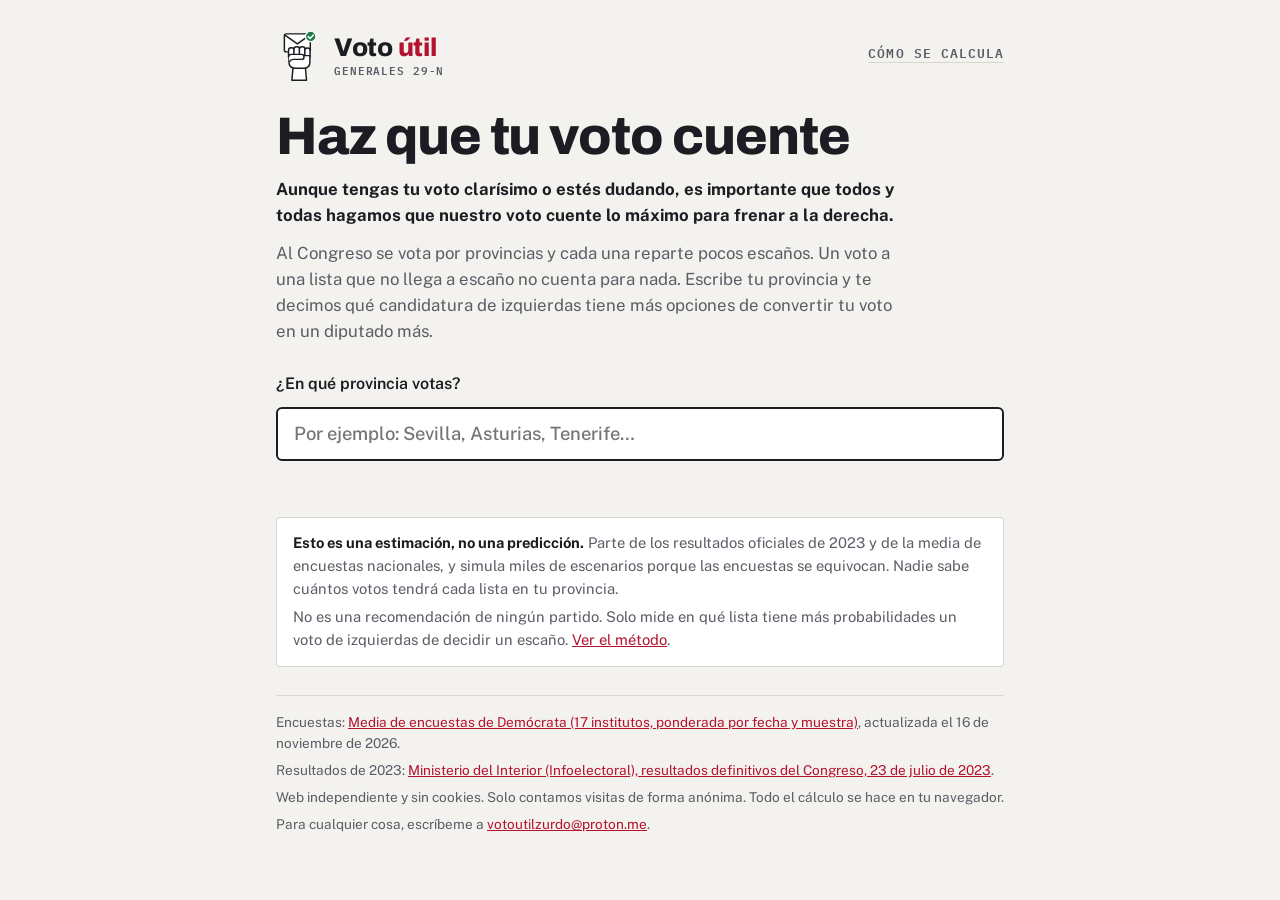
<file: index.html>
<!doctype html>
<html lang="es">
<head>
<meta charset="utf-8">
<meta name="viewport" content="width=device-width, initial-scale=1, viewport-fit=cover">
<title>Voto útil de izquierdas</title>
<meta name="claude:viewport-fit-sides" content="cover">
<meta name="description" content="Escribe tu provincia y descubre qué candidatura de izquierdas convierte mejor tu voto en escaños el 29 de noviembre.">
<link rel="preconnect" href="https://fonts.googleapis.com">
<link rel="preconnect" href="https://fonts.gstatic.com" crossorigin>
<link rel="stylesheet" href="https://fonts.googleapis.com/css2?family=Archivo:wght@600;700;800&family=IBM+Plex+Mono:wght@500;600&family=Public+Sans:wght@400;500;600;700&display=swap">
<link rel="stylesheet" href="css/estilo.css">
</head>
<body>
<main class="envoltura">
  <div class="marca">
    <a class="logo" href="index.html" aria-label="Voto útil, inicio"><svg class="logo-puno" viewBox="-10 -12 220 254" aria-hidden="true"><g stroke="var(--tinta)" stroke-width="7" stroke-linejoin="round" stroke-linecap="round"> <rect x="30" y="14" width="124" height="86" rx="9" fill="var(--papeleta)"/> <path d="M33 20 L92 62 L151 20" fill="none"/> <path d="M72 168 L66 236 L136 236 L130 168 Z" fill="var(--papeleta)"/> <rect x="50" y="80" width="27" height="52" rx="12" fill="var(--papeleta)"/> <rect x="76" y="76" width="27" height="56" rx="12" fill="var(--papeleta)"/> <rect x="102" y="76" width="27" height="56" rx="12" fill="var(--papeleta)"/> <rect x="128" y="82" width="25" height="50" rx="12" fill="var(--papeleta)"/> <path d="M52 118 L52 150 Q52 178 82 178 L124 178 Q152 178 152 150 L152 118 Z" fill="var(--papeleta)"/> <path d="M50 124 Q50 112 64 112 L112 112 Q124 112 124 124 Q124 136 112 136 L72 136 Q60 136 56 146" fill="var(--papeleta)"/> </g> <circle cx="156" cy="26" r="25" fill="var(--ok)" stroke="var(--papeleta)" stroke-width="6"/> <path d="M144 27 L153 36 L169 19" fill="none" stroke="var(--papeleta)" stroke-width="7" stroke-linecap="round" stroke-linejoin="round"/> <metadata></metadata></svg><span class="logo-texto"><b>Voto <em>útil</em></b><small>Generales 29-N</small></span></a>
    <a href="como-se-calcula.html">Cómo se calcula</a>
  </div>

  <header style="display:grid;gap:12px">
    <h1>Haz que tu voto cuente</h1>
    <p class="entradilla llamada"><strong>Aunque tengas tu voto clarísimo o estés dudando, es importante que todos y todas hagamos que nuestro voto cuente lo máximo para frenar a la derecha.</strong></p>
    <p class="entradilla">Al Congreso se vota por provincias y cada una reparte pocos escaños. Un voto a una lista que no llega a escaño no cuenta para nada. Escribe tu provincia y te decimos qué candidatura de izquierdas tiene más opciones de convertir tu voto en un diputado más.</p>
  </header>

  <form class="buscador" id="buscador" autocomplete="off">
    <label for="provincia">¿En qué provincia votas?</label>
    <div class="campo">
      <input id="provincia" name="provincia" type="text" placeholder="Por ejemplo: Sevilla, Asturias, Tenerife…" role="combobox" aria-expanded="false" aria-controls="sugerencias" aria-autocomplete="list">
      <ul class="sugerencias" id="sugerencias" role="listbox" hidden></ul>
    </div>
    <p class="error" id="error" hidden></p>
  </form>

  <section id="resultado" aria-live="polite"></section>

  <div class="aviso">
    <p><strong>Esto es una estimación, no una predicción.</strong> Parte de los resultados oficiales de 2023 y de la media de encuestas nacionales, y simula miles de escenarios porque las encuestas se equivocan. Nadie sabe cuántos votos tendrá cada lista en tu provincia.</p>
    <p>No es una recomendación de ningún partido. Solo mide en qué lista tiene más probabilidades un voto de izquierdas de decidir un escaño. <a href="como-se-calcula.html">Ver el método</a>.</p>
  </div>

  <footer id="pie"></footer>
</main>

<script src="datos/base2023.js"></script>
<script src="datos/encuestas.js"></script>
<script src="js/modelo.js"></script>
<script src="js/app.js"></script>
<script src="js/contador.js"></script>
</body>
</html>
</file>
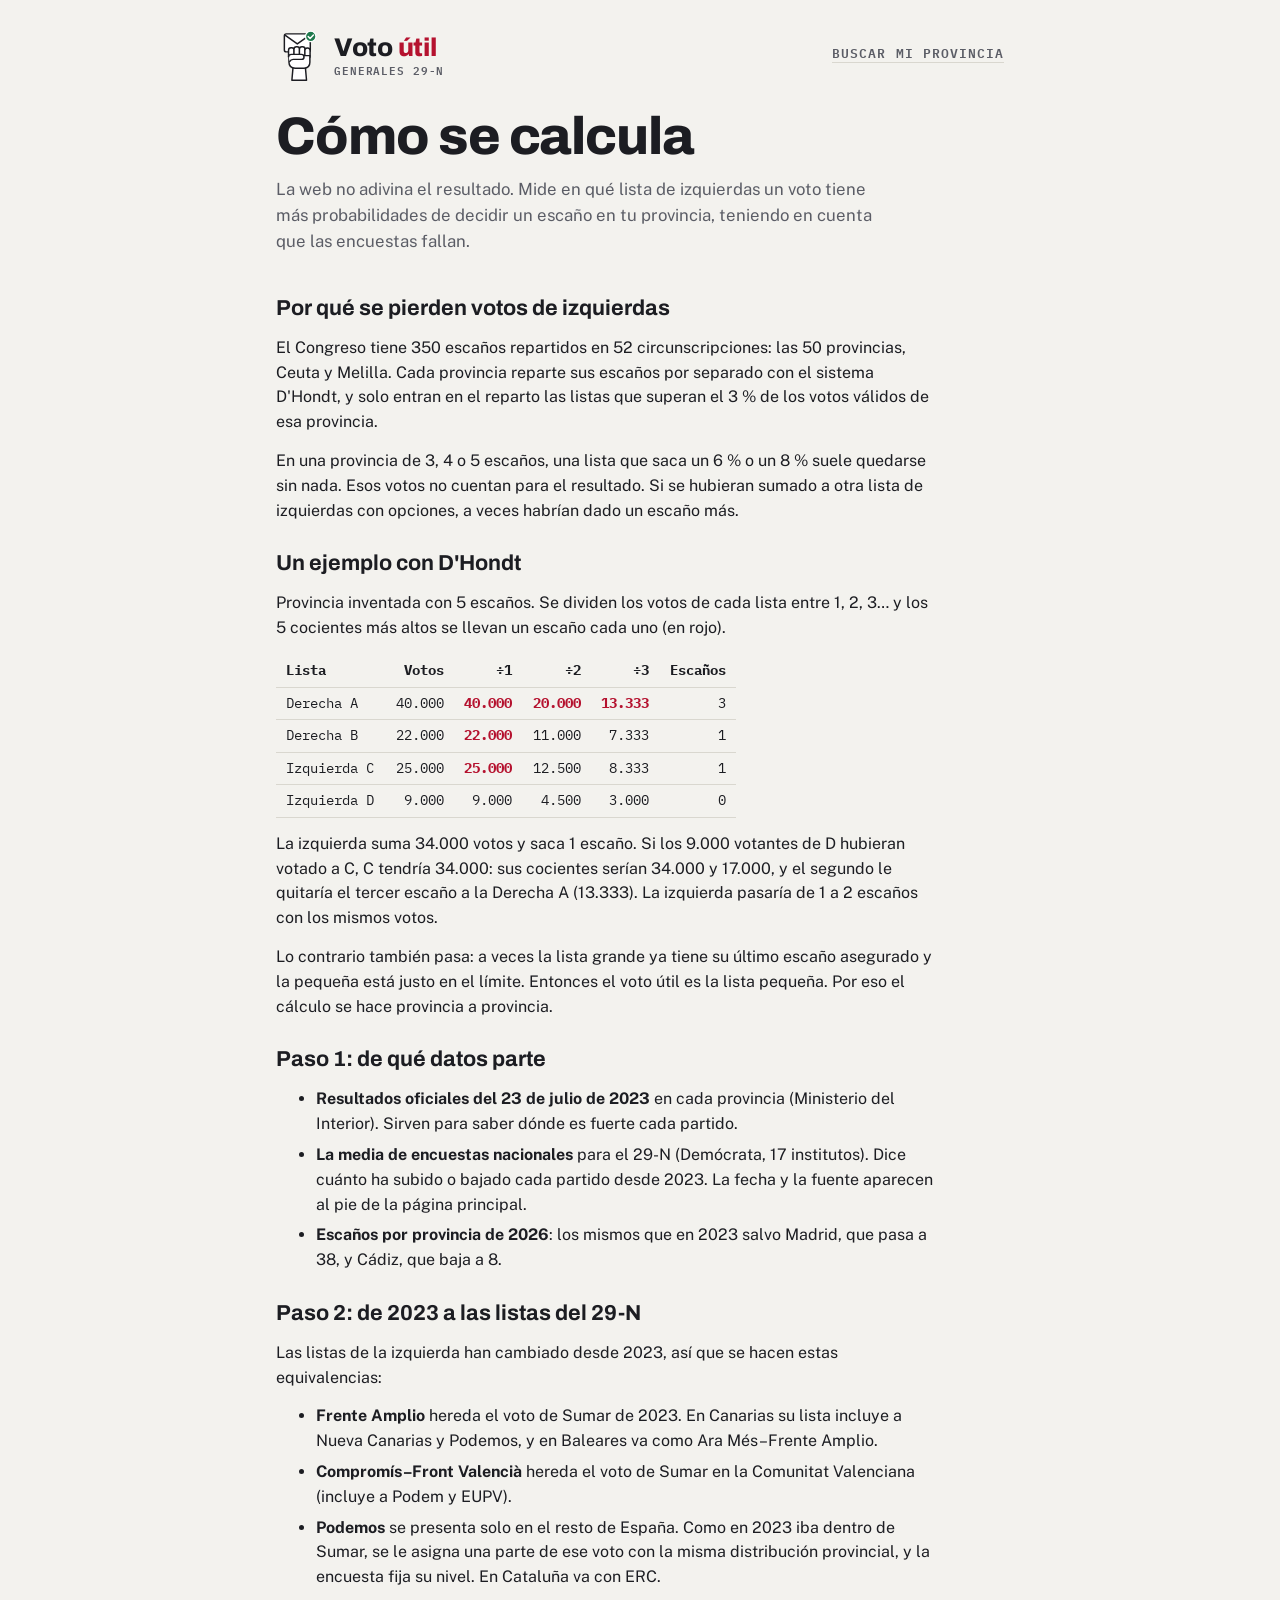
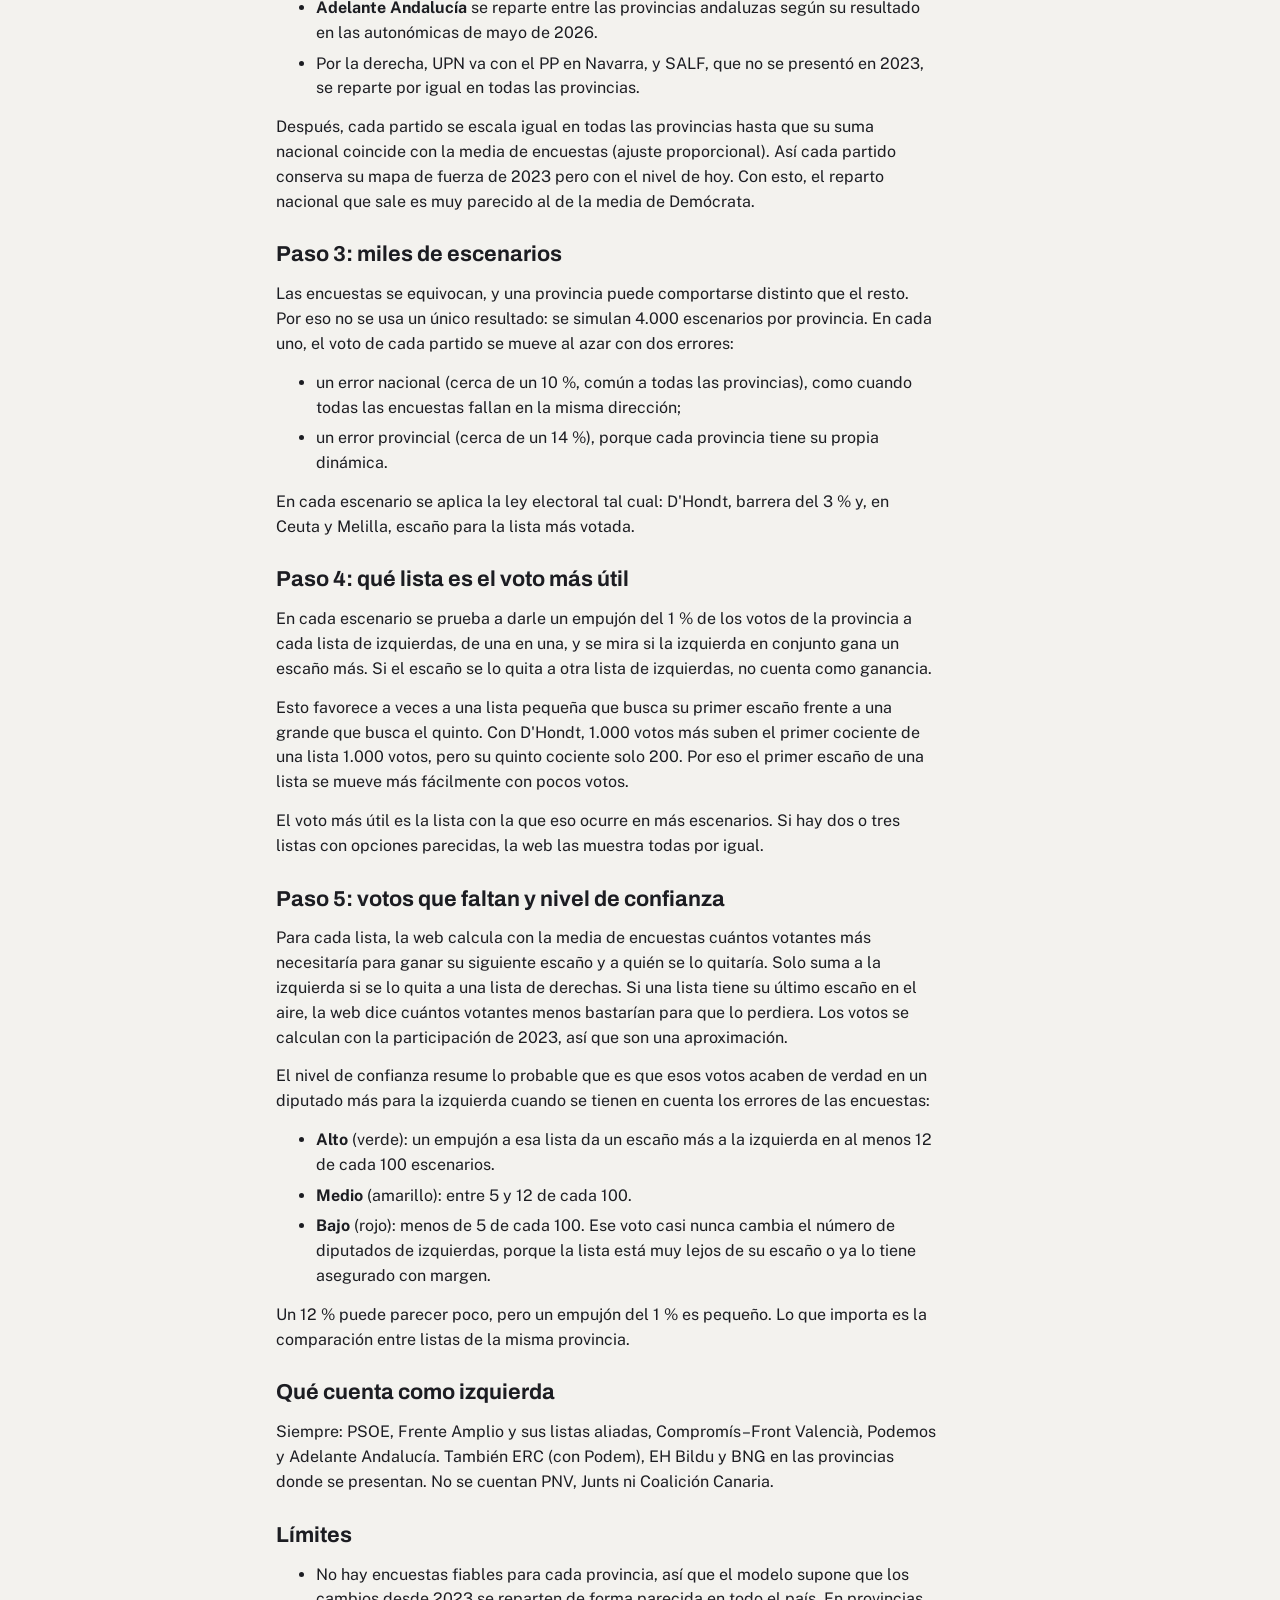
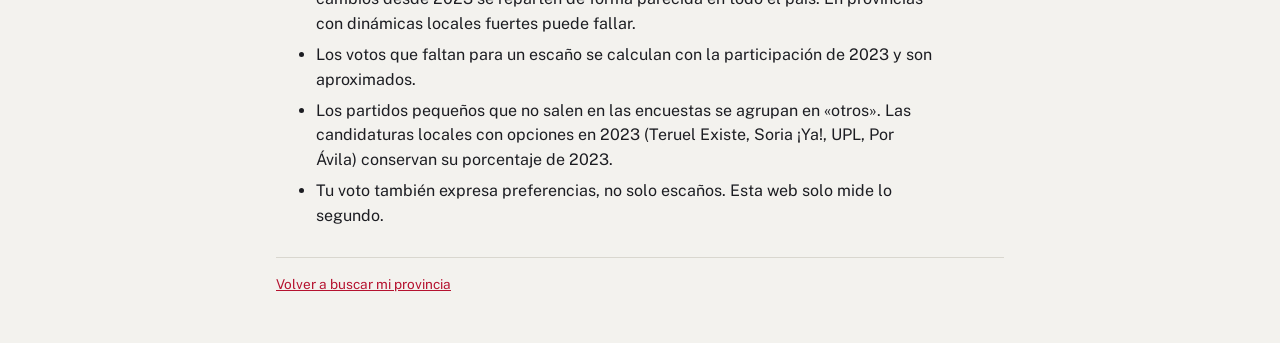
<file: como-se-calcula.html>
<!doctype html>
<html lang="es">
<head>
<meta charset="utf-8">
<meta name="viewport" content="width=device-width, initial-scale=1, viewport-fit=cover">
<title>Cómo se calcula el voto útil</title>
<meta name="claude:viewport-fit-sides" content="cover">
<link rel="preconnect" href="https://fonts.googleapis.com">
<link rel="preconnect" href="https://fonts.gstatic.com" crossorigin>
<link rel="stylesheet" href="https://fonts.googleapis.com/css2?family=Archivo:wght@600;700;800&family=IBM+Plex+Mono:wght@500;600&family=Public+Sans:wght@400;500;600;700&display=swap">
<link rel="stylesheet" href="css/estilo.css">
</head>
<body>
<main class="envoltura">
  <div class="marca">
    <a class="logo" href="index.html" aria-label="Voto útil, inicio"><svg class="logo-puno" viewBox="-10 -12 220 254" aria-hidden="true"><g stroke="var(--tinta)" stroke-width="7" stroke-linejoin="round" stroke-linecap="round"> <rect x="30" y="14" width="124" height="86" rx="9" fill="var(--papeleta)"/> <path d="M33 20 L92 62 L151 20" fill="none"/> <path d="M72 168 L66 236 L136 236 L130 168 Z" fill="var(--papeleta)"/> <rect x="50" y="80" width="27" height="52" rx="12" fill="var(--papeleta)"/> <rect x="76" y="76" width="27" height="56" rx="12" fill="var(--papeleta)"/> <rect x="102" y="76" width="27" height="56" rx="12" fill="var(--papeleta)"/> <rect x="128" y="82" width="25" height="50" rx="12" fill="var(--papeleta)"/> <path d="M52 118 L52 150 Q52 178 82 178 L124 178 Q152 178 152 150 L152 118 Z" fill="var(--papeleta)"/> <path d="M50 124 Q50 112 64 112 L112 112 Q124 112 124 124 Q124 136 112 136 L72 136 Q60 136 56 146" fill="var(--papeleta)"/> </g> <circle cx="156" cy="26" r="25" fill="var(--ok)" stroke="var(--papeleta)" stroke-width="6"/> <path d="M144 27 L153 36 L169 19" fill="none" stroke="var(--papeleta)" stroke-width="7" stroke-linecap="round" stroke-linejoin="round"/> <metadata></metadata></svg><span class="logo-texto"><b>Voto <em>útil</em></b><small>Generales 29-N</small></span></a>
    <a href="index.html">Buscar mi provincia</a>
  </div>

  <header style="display:grid;gap:12px">
    <h1>Cómo se calcula</h1>
    <p class="entradilla">La web no adivina el resultado. Mide en qué lista de izquierdas un voto tiene más probabilidades de decidir un escaño en tu provincia, teniendo en cuenta que las encuestas fallan.</p>
  </header>

  <article class="texto">
    <h2>Por qué se pierden votos de izquierdas</h2>
    <p>El Congreso tiene 350 escaños repartidos en 52 circunscripciones: las 50 provincias, Ceuta y Melilla. Cada provincia reparte sus escaños por separado con el sistema D'Hondt, y solo entran en el reparto las listas que superan el 3 % de los votos válidos de esa provincia.</p>
    <p>En una provincia de 3, 4 o 5 escaños, una lista que saca un 6 % o un 8 % suele quedarse sin nada. Esos votos no cuentan para el resultado. Si se hubieran sumado a otra lista de izquierdas con opciones, a veces habrían dado un escaño más.</p>

    <h2>Un ejemplo con D'Hondt</h2>
    <p>Provincia inventada con 5 escaños. Se dividen los votos de cada lista entre 1, 2, 3… y los 5 cocientes más altos se llevan un escaño cada uno (en rojo).</p>
    <div class="ejemplo">
      <table>
        <thead><tr><th>Lista</th><th>Votos</th><th>÷1</th><th>÷2</th><th>÷3</th><th>Escaños</th></tr></thead>
        <tbody>
          <tr><td>Derecha A</td><td>40.000</td><td class="gana">40.000</td><td class="gana">20.000</td><td class="gana">13.333</td><td>3</td></tr>
          <tr><td>Derecha B</td><td>22.000</td><td class="gana">22.000</td><td>11.000</td><td>7.333</td><td>1</td></tr>
          <tr><td>Izquierda C</td><td>25.000</td><td class="gana">25.000</td><td>12.500</td><td>8.333</td><td>1</td></tr>
          <tr><td>Izquierda D</td><td>9.000</td><td>9.000</td><td>4.500</td><td>3.000</td><td>0</td></tr>
        </tbody>
      </table>
    </div>
    <p>La izquierda suma 34.000 votos y saca 1 escaño. Si los 9.000 votantes de D hubieran votado a C, C tendría 34.000: sus cocientes serían 34.000 y 17.000, y el segundo le quitaría el tercer escaño a la Derecha A (13.333). La izquierda pasaría de 1 a 2 escaños con los mismos votos.</p>
    <p>Lo contrario también pasa: a veces la lista grande ya tiene su último escaño asegurado y la pequeña está justo en el límite. Entonces el voto útil es la lista pequeña. Por eso el cálculo se hace provincia a provincia.</p>

    <h2>Paso 1: de qué datos parte</h2>
    <ul>
      <li><b>Resultados oficiales del 23 de julio de 2023</b> en cada provincia (Ministerio del Interior). Sirven para saber dónde es fuerte cada partido.</li>
      <li><b>La media de encuestas nacionales</b> para el 29-N (Demócrata, 17 institutos). Dice cuánto ha subido o bajado cada partido desde 2023. La fecha y la fuente aparecen al pie de la página principal.</li>
      <li><b>Escaños por provincia de 2026</b>: los mismos que en 2023 salvo Madrid, que pasa a 38, y Cádiz, que baja a 8.</li>
    </ul>

    <h2>Paso 2: de 2023 a las listas del 29-N</h2>
    <p>Las listas de la izquierda han cambiado desde 2023, así que se hacen estas equivalencias:</p>
    <ul>
      <li><b>Frente Amplio</b> hereda el voto de Sumar de 2023. En Canarias su lista incluye a Nueva Canarias y Podemos, y en Baleares va como Ara Més–Frente Amplio.</li>
      <li><b>Compromís–Front Valencià</b> hereda el voto de Sumar en la Comunitat Valenciana (incluye a Podem y EUPV).</li>
      <li><b>Podemos</b> se presenta solo en el resto de España. Como en 2023 iba dentro de Sumar, se le asigna una parte de ese voto con la misma distribución provincial, y la encuesta fija su nivel. En Cataluña va con ERC.</li>
      <li><b>Adelante Andalucía</b> se reparte entre las provincias andaluzas según su resultado en las autonómicas de mayo de 2026.</li>
      <li>Por la derecha, UPN va con el PP en Navarra, y SALF, que no se presentó en 2023, se reparte por igual en todas las provincias.</li>
    </ul>
    <p>Después, cada partido se escala igual en todas las provincias hasta que su suma nacional coincide con la media de encuestas (ajuste proporcional). Así cada partido conserva su mapa de fuerza de 2023 pero con el nivel de hoy. Con esto, el reparto nacional que sale es muy parecido al de la media de Demócrata.</p>

    <h2>Paso 3: miles de escenarios</h2>
    <p>Las encuestas se equivocan, y una provincia puede comportarse distinto que el resto. Por eso no se usa un único resultado: se simulan 4.000 escenarios por provincia. En cada uno, el voto de cada partido se mueve al azar con dos errores:</p>
    <ul>
      <li>un error nacional (cerca de un 10 %, común a todas las provincias), como cuando todas las encuestas fallan en la misma dirección;</li>
      <li>un error provincial (cerca de un 14 %), porque cada provincia tiene su propia dinámica.</li>
    </ul>
    <p>En cada escenario se aplica la ley electoral tal cual: D'Hondt, barrera del 3 % y, en Ceuta y Melilla, escaño para la lista más votada.</p>

    <h2>Paso 4: qué lista es el voto más útil</h2>
    <p>En cada escenario se prueba a darle un empujón del 1 % de los votos de la provincia a cada lista de izquierdas, de una en una, y se mira si la izquierda en conjunto gana un escaño más. Si el escaño se lo quita a otra lista de izquierdas, no cuenta como ganancia.</p>
    <p>Esto favorece a veces a una lista pequeña que busca su primer escaño frente a una grande que busca el quinto. Con D'Hondt, 1.000 votos más suben el primer cociente de una lista 1.000 votos, pero su quinto cociente solo 200. Por eso el primer escaño de una lista se mueve más fácilmente con pocos votos.</p>
    <p>El voto más útil es la lista con la que eso ocurre en más escenarios. Si hay dos o tres listas con opciones parecidas, la web las muestra todas por igual.</p>

    <h2>Paso 5: votos que faltan y nivel de confianza</h2>
    <p>Para cada lista, la web calcula con la media de encuestas cuántos votantes más necesitaría para ganar su siguiente escaño y a quién se lo quitaría. Solo suma a la izquierda si se lo quita a una lista de derechas. Si una lista tiene su último escaño en el aire, la web dice cuántos votantes menos bastarían para que lo perdiera. Los votos se calculan con la participación de 2023, así que son una aproximación.</p>
    <p>El nivel de confianza resume lo probable que es que esos votos acaben de verdad en un diputado más para la izquierda cuando se tienen en cuenta los errores de las encuestas:</p>
    <ul>
      <li><b>Alto</b> (verde): un empujón a esa lista da un escaño más a la izquierda en al menos 12 de cada 100 escenarios.</li>
      <li><b>Medio</b> (amarillo): entre 5 y 12 de cada 100.</li>
      <li><b>Bajo</b> (rojo): menos de 5 de cada 100. Ese voto casi nunca cambia el número de diputados de izquierdas, porque la lista está muy lejos de su escaño o ya lo tiene asegurado con margen.</li>
    </ul>
    <p>Un 12 % puede parecer poco, pero un empujón del 1 % es pequeño. Lo que importa es la comparación entre listas de la misma provincia.</p>

    <h2>Qué cuenta como izquierda</h2>
    <p>Siempre: PSOE, Frente Amplio y sus listas aliadas, Compromís–Front Valencià, Podemos y Adelante Andalucía. También ERC (con Podem), EH Bildu y BNG en las provincias donde se presentan. No se cuentan PNV, Junts ni Coalición Canaria.</p>

    <h2>Límites</h2>
    <ul>
      <li>No hay encuestas fiables para cada provincia, así que el modelo supone que los cambios desde 2023 se reparten de forma parecida en todo el país. En provincias con dinámicas locales fuertes puede fallar.</li>
      <li>Los votos que faltan para un escaño se calculan con la participación de 2023 y son aproximados.</li>
      <li>Los partidos pequeños que no salen en las encuestas se agrupan en «otros». Las candidaturas locales con opciones en 2023 (Teruel Existe, Soria ¡Ya!, UPL, Por Ávila) conservan su porcentaje de 2023.</li>
      <li>Tu voto también expresa preferencias, no solo escaños. Esta web solo mide lo segundo.</li>
    </ul>
  </article>

  <footer>
    <p><a href="index.html">Volver a buscar mi provincia</a></p>
  </footer>
</main>
<script src="js/contador.js"></script>
</body>
</html>
</file>
<file: css/estilo.css>
/* Concepto: una papeleta blanca sobre la mesa del colegio electoral. Columna única, lectura rápida en móvil. */
:root {
  --papel: #f3f2ee;
  --papeleta: #ffffff;
  --tinta: #1c1d22;
  --tinta-suave: #5b5d66;
  --linea: #d9d7cf;
  --acento: #b5122f;
  --acento-suave: #f6dde1;
  --ok: #1f7a4d;
  --aviso: #9a6200;
  --barra-fondo: #e8e6df;
  --c-alta: #1f7a4d; --c-alta-fondo: #ddf1e5;
  --c-media: #8a5a00; --c-media-fondo: #fbedc8;
  --c-baja: #b3261e; --c-baja-fondo: #f9dedc;
  --f-titulo: "Archivo", "Arial Narrow", system-ui, sans-serif;
  --f-texto: "Public Sans", system-ui, -apple-system, "Segoe UI", sans-serif;
  --f-datos: "IBM Plex Mono", ui-monospace, "SFMono-Regular", Menlo, monospace;
  color-scheme: light;
}
@media (prefers-color-scheme: dark) {
  :root:not([data-theme="light"]) {
    --papel: #16171b; --papeleta: #202127; --tinta: #ecebe6; --tinta-suave: #a6a7ae; --linea: #34353d;
    --acento: #f0607a; --acento-suave: #3a1c24; --ok: #5ccf94; --aviso: #e0a640; --barra-fondo: #2c2d34;
    --c-alta: #6fd8a0; --c-alta-fondo: #173526; --c-media: #f0c25a; --c-media-fondo: #3a2f12; --c-baja: #ff8a80; --c-baja-fondo: #3e1c1a;
    color-scheme: dark;
  }
}
:root[data-theme="dark"] {
  --papel: #16171b; --papeleta: #202127; --tinta: #ecebe6; --tinta-suave: #a6a7ae; --linea: #34353d;
  --acento: #f0607a; --acento-suave: #3a1c24; --ok: #5ccf94; --aviso: #e0a640; --barra-fondo: #2c2d34;
    --c-alta: #6fd8a0; --c-alta-fondo: #173526; --c-media: #f0c25a; --c-media-fondo: #3a2f12; --c-baja: #ff8a80; --c-baja-fondo: #3e1c1a;
  color-scheme: dark;
}

* { box-sizing: border-box; }
html { -webkit-text-size-adjust: 100%; }
body {
  margin: 0;
  background: var(--papel);
  color: var(--tinta);
  font: 16px/1.55 var(--f-texto);
}
.envoltura {
  max-width: 760px;
  margin: 0 auto;
  padding-block: 28px 48px;
  padding-left: max(16px, env(safe-area-inset-left, 0px));
  padding-right: max(16px, env(safe-area-inset-right, 0px));
  display: grid;
  gap: 28px;
}
a { color: var(--acento); }
a:focus-visible, button:focus-visible, input:focus-visible { outline: 3px solid var(--acento); outline-offset: 2px; }

/* Cabecera */
.marca {
  display: flex; justify-content: space-between; align-items: baseline; gap: 12px; flex-wrap: wrap;
  font: 600 13px/1 var(--f-datos); letter-spacing: .08em; text-transform: uppercase; color: var(--tinta-suave);
}
.marca a { color: inherit; text-decoration: none; border-bottom: 1px solid var(--linea); padding-bottom: 2px; }
.marca strong { color: var(--acento); }
h1 {
  font: 800 clamp(2rem, 6.4vw, 3.3rem)/1.02 var(--f-titulo);
  letter-spacing: -0.02em; margin: 0; text-wrap: balance;
}
h2 { font: 700 1.35rem/1.2 var(--f-titulo); margin: 0; text-wrap: balance; }
h3 { font: 700 1.05rem/1.3 var(--f-titulo); margin: 0; }
.entradilla { margin: 0; max-width: 62ch; color: var(--tinta-suave); font-size: 1.05rem; }

/* Buscador */
.buscador { display: grid; gap: 10px; }
.buscador label { font-weight: 600; }
.campo { position: relative; }
.campo input {
  width: 100%; font: 500 1.15rem/1.2 var(--f-texto); color: var(--tinta);
  padding: 14px 16px; border: 2px solid var(--tinta); border-radius: 6px; background: var(--papeleta);
}
.sugerencias {
  position: absolute; z-index: 5; left: 0; right: 0; top: calc(100% + 4px);
  margin: 0; padding: 4px; list-style: none; background: var(--papeleta);
  border: 1px solid var(--linea); border-radius: 6px; box-shadow: 0 10px 30px rgb(0 0 0 / .14);
  max-height: 290px; overflow-y: auto;
}
.sugerencias button {
  width: 100%; text-align: left; font: inherit; color: var(--tinta); background: none; border: 0;
  padding: 10px 12px; border-radius: 4px; cursor: pointer; display: flex; justify-content: space-between; gap: 8px;
}
.sugerencias button span { color: var(--tinta-suave); font: 13px var(--f-datos); }
.sugerencias button:hover, .sugerencias button[aria-selected="true"] { background: var(--acento-suave); }
.opcion { display: flex; gap: 10px; align-items: flex-start; font-size: .95rem; color: var(--tinta-suave); cursor: pointer; }
.opcion input { margin-top: 4px; accent-color: var(--acento); width: 18px; height: 18px; flex: none; }
.error { color: var(--acento); margin: 0; font-weight: 600; }

/* Papeleta con la recomendación */
.papeleta {
  background: var(--papeleta);
  border: 1px solid var(--linea);
  border-radius: 4px;
  box-shadow: 0 1px 0 var(--linea), 0 18px 40px -24px rgb(0 0 0 / .35);
  padding: 22px 22px 20px;
  display: grid; gap: 14px;
  position: relative;
}
.papeleta::before { /* perforación de la papeleta */
  content: ""; position: absolute; left: 14px; right: 14px; top: 8px; height: 0;
  border-top: 2px dotted var(--linea);
}
.papeleta .contexto {
  font: 600 12px/1.3 var(--f-datos); letter-spacing: .08em; text-transform: uppercase; color: var(--tinta-suave);
  padding-top: 6px; display: flex; justify-content: space-between; gap: 8px; flex-wrap: wrap;
}
.voto { display: flex; align-items: center; gap: 14px; }
.casilla {
  flex: none; width: 34px; height: 34px; border: 2px solid var(--tinta); border-radius: 3px;
  display: grid; place-items: center; font: 800 22px/1 var(--f-titulo); color: var(--acento);
}
.voto .partido { font: 800 clamp(1.7rem, 6vw, 2.5rem)/1.05 var(--f-titulo); letter-spacing: -0.01em; text-wrap: balance; }
.explica { margin: 0; max-width: 62ch; }
.etiqueta {
  display: inline-block; font: 600 12px/1 var(--f-datos); letter-spacing: .05em; text-transform: uppercase;
  padding: 6px 8px; border-radius: 3px; background: var(--acento-suave); color: var(--acento); justify-self: start;
}

/* Escaños de la provincia */
.escanos { display: grid; gap: 10px; }
.cuadros { display: flex; flex-wrap: wrap; gap: 4px; }
.cuadro { width: 18px; height: 18px; border-radius: 3px; }
.leyenda { display: flex; flex-wrap: wrap; gap: 6px 14px; font-size: .88rem; color: var(--tinta-suave); margin: 0; padding: 0; list-style: none; }
.leyenda li { display: flex; align-items: center; gap: 6px; }
.leyenda i { width: 10px; height: 10px; border-radius: 2px; display: inline-block; }

/* Tabla de la izquierda */
.lista { display: grid; gap: 0; border-top: 2px solid var(--tinta); }
.fila {
  display: grid; grid-template-columns: minmax(0, 1fr) auto; gap: 6px 16px; align-items: center;
  padding: 14px 0; border-bottom: 1px solid var(--linea);
}
.fila .nombre { display: flex; align-items: center; gap: 8px; font-weight: 700; min-width: 0; }
.fila .nombre i { width: 12px; height: 12px; border-radius: 2px; flex: none; }
.fila .cifras { font: 500 .9rem/1.3 var(--f-datos); color: var(--tinta-suave); text-align: right; font-variant-numeric: tabular-nums; }
.fila .estado { grid-column: 1 / -1; font-size: .92rem; color: var(--tinta-suave); margin: 0; }
.impacto { grid-column: 1 / -1; display: grid; grid-template-columns: minmax(0, 1fr) 4.5em; gap: 10px; align-items: center; }
.impacto .barra { height: 10px; background: var(--barra-fondo); border-radius: 5px; overflow: hidden; }
.impacto .barra span { display: block; height: 100%; background: var(--tinta-suave); border-radius: 5px; }
.fila.mejor .impacto .barra span { background: var(--acento); }
.impacto b { font: 600 .9rem var(--f-datos); text-align: right; font-variant-numeric: tabular-nums; }
.fila.mejor .nombre::after {
  content: "Más útil"; font: 600 11px/1 var(--f-datos); text-transform: uppercase; letter-spacing: .05em;
  color: var(--acento); background: var(--acento-suave); padding: 4px 6px; border-radius: 3px;
}
.nota-tabla { font-size: .88rem; color: var(--tinta-suave); margin: 0; }

/* Aviso y pie */
.aviso {
  border: 1px solid var(--linea); border-radius: 4px; padding: 14px 16px; background: var(--papeleta);
  font-size: .92rem; color: var(--tinta-suave); display: grid; gap: 6px;
}
.aviso strong { color: var(--tinta); }
.aviso p { margin: 0; }
footer { font-size: .85rem; color: var(--tinta-suave); display: grid; gap: 6px; border-top: 1px solid var(--linea); padding-top: 16px; }
footer p { margin: 0; }

/* Página de método */
.texto { display: grid; gap: 14px; max-width: 66ch; }
.texto p, .texto ul, .texto ol { margin: 0; }
.texto li + li { margin-top: 6px; }
.texto h2 { margin-top: 14px; }
.ejemplo { overflow-x: auto; }
.ejemplo table { border-collapse: collapse; font: 14px/1.4 var(--f-datos); font-variant-numeric: tabular-nums; min-width: 460px; }
.ejemplo th, .ejemplo td { border-bottom: 1px solid var(--linea); padding: 6px 10px; text-align: right; }
.ejemplo th:first-child, .ejemplo td:first-child { text-align: left; }
.ejemplo td.gana { color: var(--acento); font-weight: 700; }
code { font-family: var(--f-datos); font-size: .92em; }

@media (prefers-reduced-motion: no-preference) {
  .papeleta { animation: entra .35s ease-out both; }
  @keyframes entra { from { transform: translateY(6px); } to { transform: none; } }
}

/* Opciones de voto y nivel de confianza */
.opciones-voto { display: grid; gap: 14px; }
.opciones-voto.n2, .opciones-voto.n3 { grid-template-columns: repeat(auto-fit, minmax(210px, 1fr)); }
.opcion-voto { display: grid; gap: 10px; align-content: start; min-width: 0; }
.opciones-voto.n2 .opcion-voto, .opciones-voto.n3 .opcion-voto { border-top: 1px solid var(--linea); padding-top: 14px; }
.opciones-voto.n2 .voto .partido, .opciones-voto.n3 .voto .partido { font-size: clamp(1.4rem, 4.6vw, 1.8rem); }
.confianza {
  display: inline-flex; align-items: center; gap: 6px; justify-self: start;
  font: 600 12px/1 var(--f-datos); letter-spacing: .04em; text-transform: uppercase;
  padding: 6px 8px; border-radius: 3px;
}
.confianza::before { content: ""; width: 8px; height: 8px; border-radius: 50%; background: currentColor; }
.confianza.alta { color: var(--c-alta); background: var(--c-alta-fondo); }
.confianza.media { color: var(--c-media); background: var(--c-media-fondo); }
.confianza.baja { color: var(--c-baja); background: var(--c-baja-fondo); }
.fila > div:last-child { grid-column: 1 / -1; }
.sobre { flex: 0 0 44px; width: 44px; min-width: 44px; height: 37px; }

/* Logo (puño con el sobre) */
.marca { align-items: center; }
.marca a.logo { display: flex; align-items: center; gap: 12px; border: 0; padding: 0; text-transform: none; letter-spacing: 0; }
.logo-puno { width: 46px; height: 54px; flex: none; }
.logo-texto { display: grid; gap: 4px; }
.logo-texto b { font: 800 1.6rem/1 var(--f-titulo); letter-spacing: -0.01em; color: var(--tinta); }
.logo-texto b em { font-style: normal; color: var(--acento); }
.logo-texto small { font: 600 11px/1 var(--f-datos); letter-spacing: .08em; text-transform: uppercase; color: var(--tinta-suave); }
.entradilla.llamada { color: var(--tinta); }
</file>
